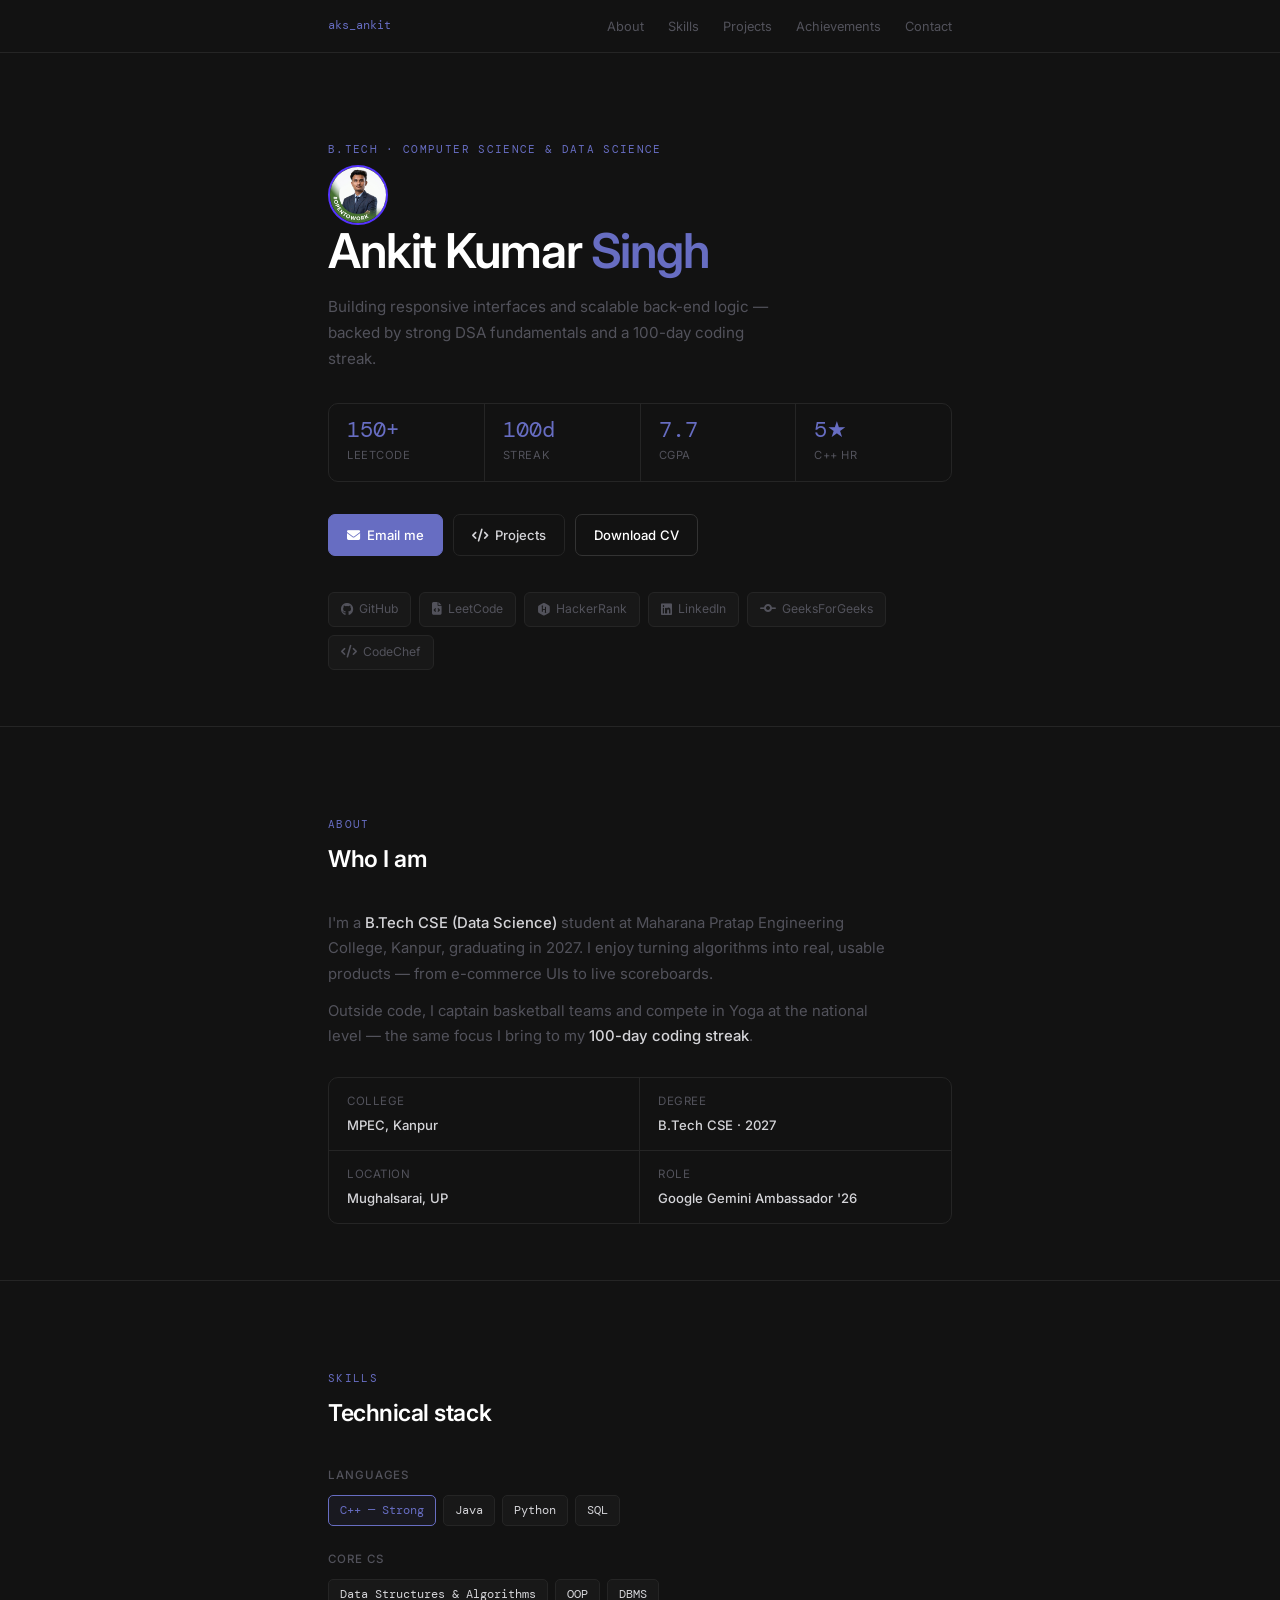
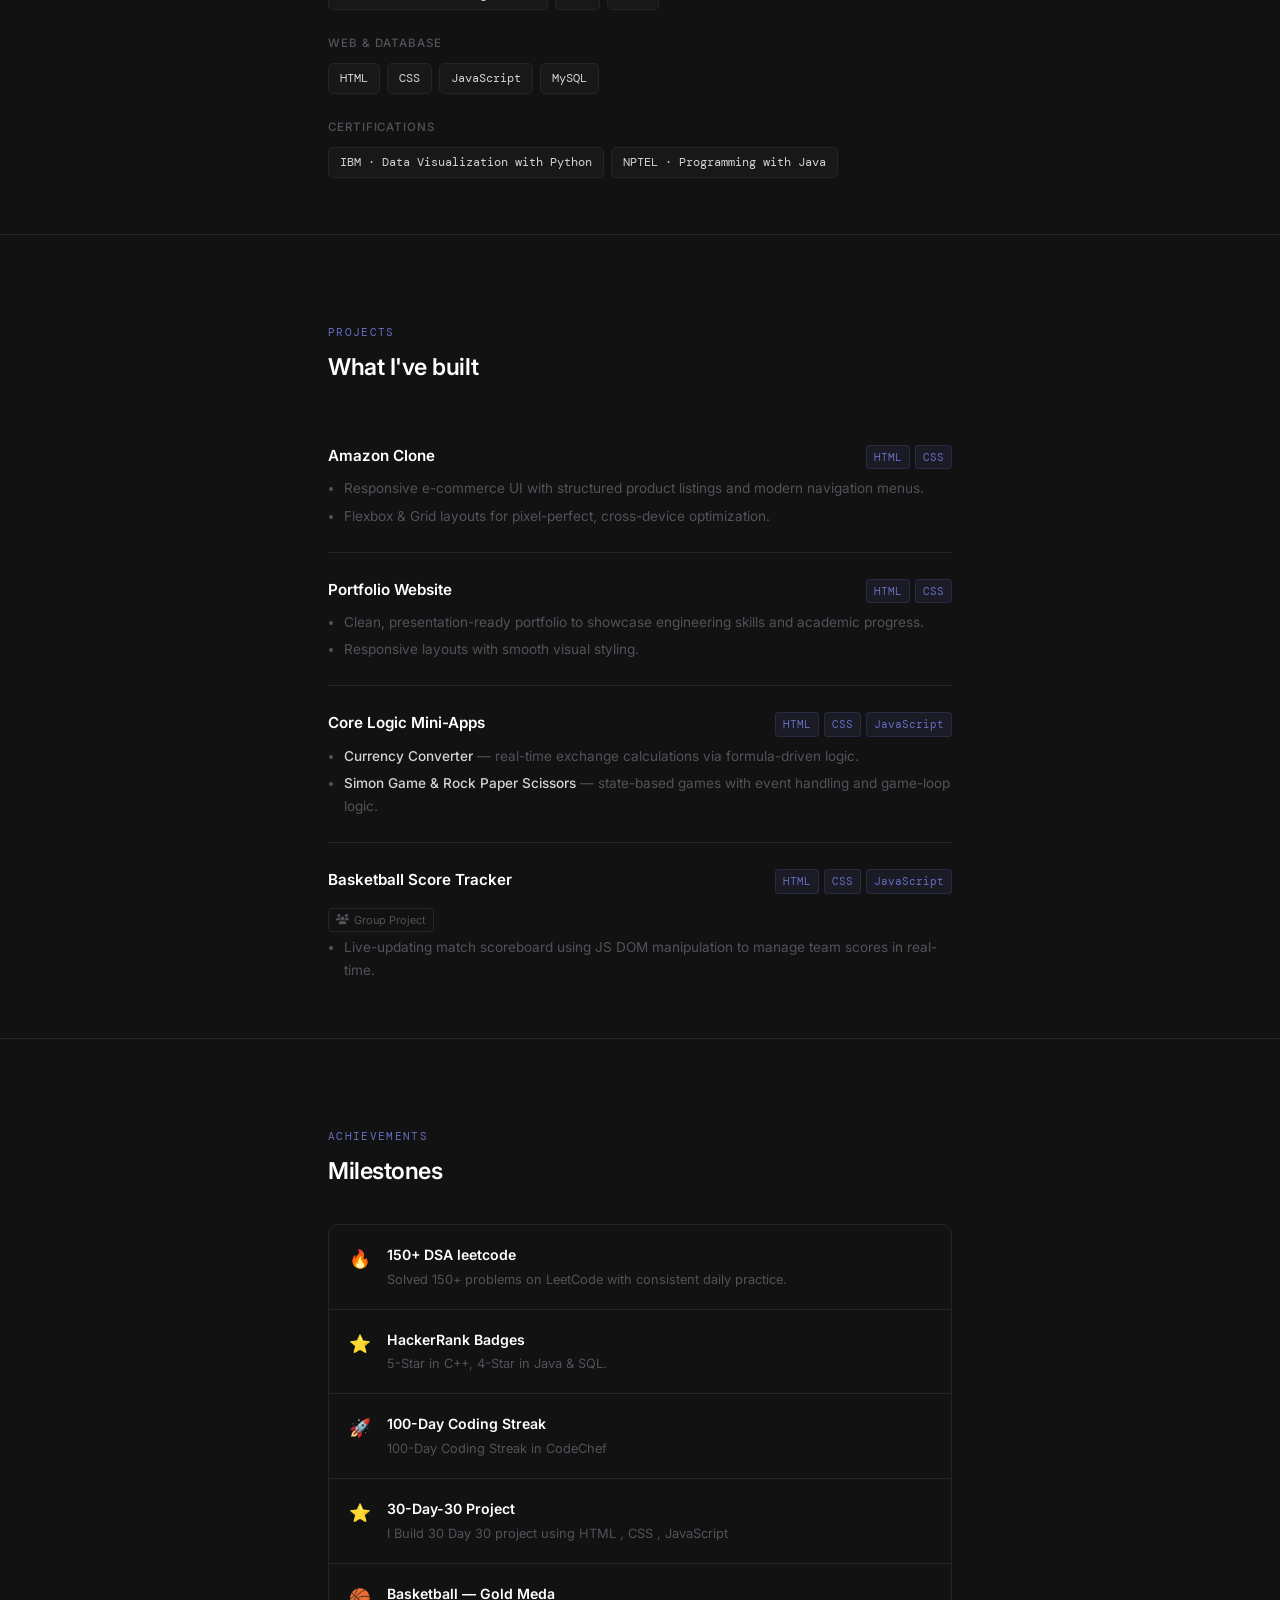
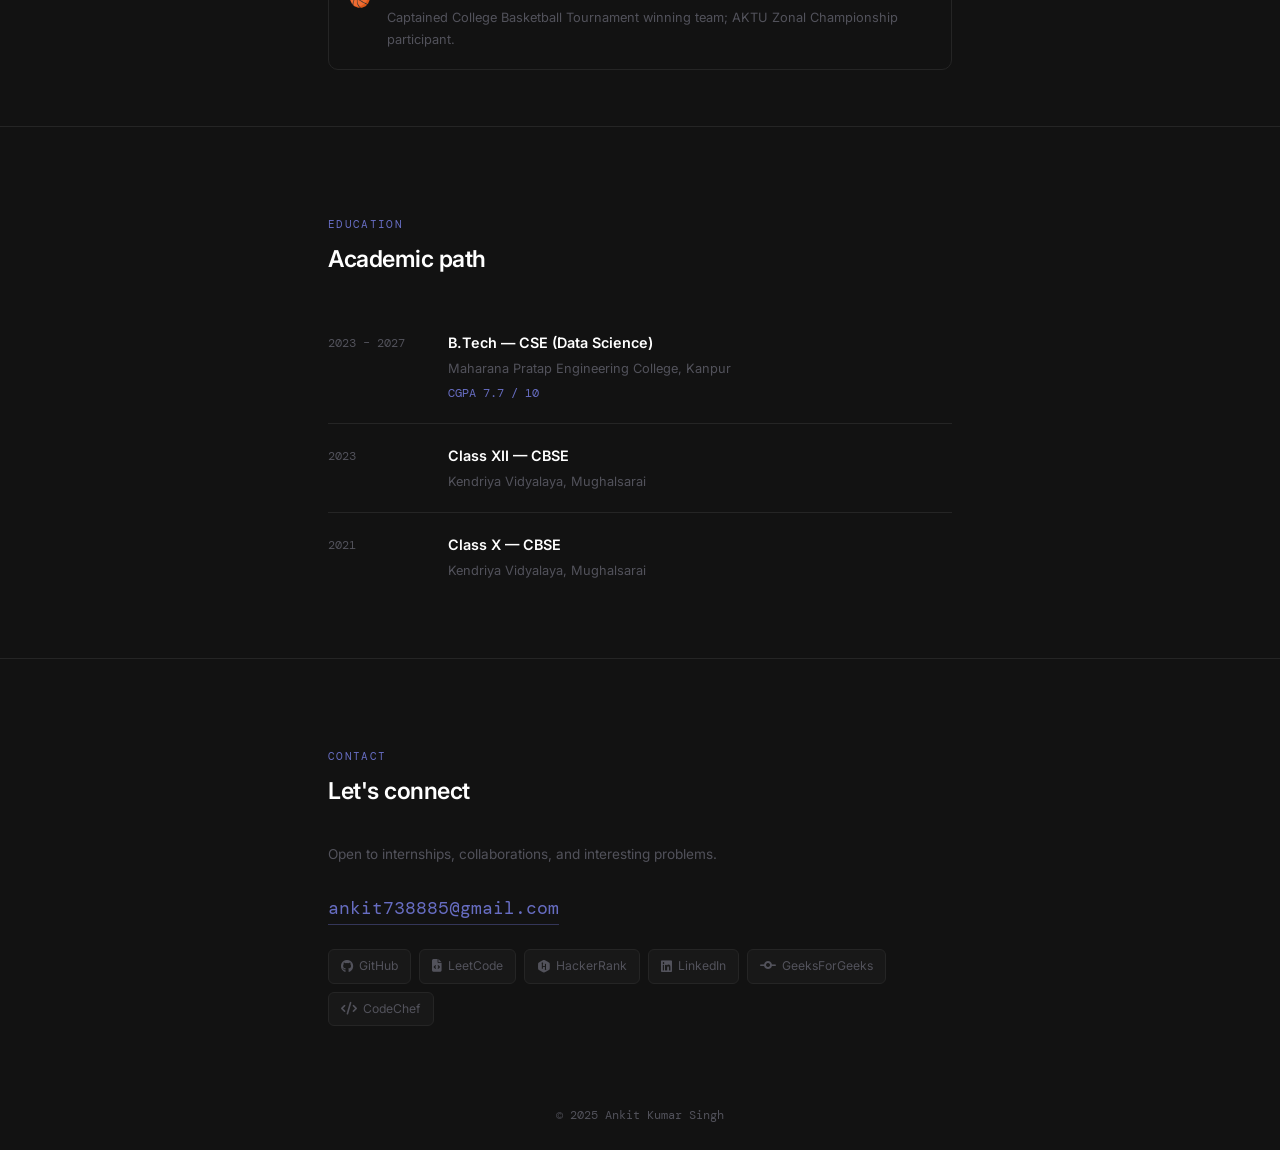
<file: index.html>
<!DOCTYPE html>
<html lang="en">
<head>
  <meta charset="UTF-8" />
  <meta name="viewport" content="width=device-width, initial-scale=1.0" />
  <title>Ankit Kumar Singh</title>
  <link rel="preconnect" href="https://fonts.googleapis.com" />
  <link rel="preconnect" href="https://fonts.gstatic.com" crossorigin />
  <link href="https://fonts.googleapis.com/css2?family=Inter:wght@300;400;500;600&family=DM+Mono:wght@400;500&display=swap" rel="stylesheet" />
  <link rel="stylesheet" href="https://cdnjs.cloudflare.com/ajax/libs/font-awesome/6.5.0/css/all.min.css" />
  <style>
    :root {
      --p:     #676dc2;
      --bg:    #121212;
      --bg2:   #181818;
      --line:  #252525;
      --text:  #d4d4d8;
      --muted: #52525b;
      --sans:  'Inter', sans-serif;
      --mono:  'DM Mono', monospace;
    }

    *, *::before, *::after { box-sizing: border-box; margin: 0; padding: 0; }
    html { scroll-behavior: smooth; }

    body {
      background: var(--bg);
      color: var(--text);
      font-family: var(--sans);
      font-size: 15px;
      line-height: 1.7;
      -webkit-font-smoothing: antialiased;
    }
    /* Container to align image and text side-by-side */
.header-container {
  display: flex;
  align-items: center; /* Centers them vertically */
  gap: 15px;           /* Adjusts spacing between photo and name */
}

/* Styling the image into a circle */
.profile-pic {
  width: 60px;          /* Adjust size as needed */
  height: 60px;         /* Must match width for a perfect circle */
  border-radius: 50%;   /* Makes the image circular */
  object-fit: cover;    /* Prevents the image from stretching */
  border: 2px solid #5533ff; /* Optional: adds a subtle border matching your theme */
}
/* Styling for the new download button */
.download-btn {
  display: inline-flex;
  align-items: center;
  padding: 10px 20px;       /* Adjust to match your other button sizes */
  background-color: transparent;   /* Dark background to contrast with the purple Email button */
  color: #fff;
  border: 1px solid #333;   
  border-radius: 8px;       /* Matches the rounded corners of your UI */
  text-decoration: none;
  font-weight: 500;
  transition: all 0.3s ease;
}

/* Hover effect */
.download-btn:hover {
     /* Lightens slightly when hovered */
  border-color: #5533ff;    /* Optional: turns the border purple on hover */
}

    /* ── thin left-border layout ── */
    .wrap {
      max-width: 680px;
      margin: 0 auto;
      padding: 0 28px;
    }

    /* ── nav ── */
    nav {
      position: fixed; top: 0; left: 0; right: 0; z-index: 99;
      background: var(--bg);
      border-bottom: 1px solid var(--line);
    }
    nav .wrap {
      display: flex; align-items: center; justify-content: space-between;
      height: 52px;
    }
    .nav-id {
      font-family: var(--mono);
      font-size: 0.78rem;
      color: var(--p);
    }
    .nav-links { display: flex; gap: 24px; list-style: none; }
    .nav-links a {
      font-size: 0.8rem; color: var(--muted);
      text-decoration: none; transition: color .18s;
    }
    .nav-links a:hover { color: var(--text); }

    /* ── sections ── */
    section { padding: 88px 0 56px; border-bottom: 1px solid var(--line); }
    section:first-of-type { padding-top: 120px; }
    section:last-of-type { border-bottom: none; }

    .s-label {
      font-family: var(--mono);
      font-size: 0.7rem;
      color: var(--p);
      letter-spacing: .12em;
      text-transform: uppercase;
      margin-bottom: 6px;
    }
    h2 {
      font-size: 1.45rem;
      font-weight: 600;
      letter-spacing: -.02em;
      color: #fff;
      margin-bottom: 32px;
    }

    /* ── hero ── */
    #hero { padding-top: 140px; }
    .h-name {
      font-size: clamp(2rem, 5vw, 3rem);
      font-weight: 600;
      letter-spacing: -.03em;
      color: #fff;
      line-height: 1.1;
      margin-bottom: 16px;
    }
    .h-name em { font-style: normal; color: var(--p); }
    .h-sub {
      font-size: 0.95rem;
      color: var(--muted);
      max-width: 460px;
      margin-bottom: 32px;
    }

    /* stats row */
    .stats {
      display: flex; gap: 0;
      border: 1px solid var(--line);
      border-radius: 10px;
      overflow: hidden;
      margin-bottom: 32px;
    }
    .stat {
      flex: 1; padding: 16px 18px;
      border-right: 1px solid var(--line);
    }
    .stat:last-child { border-right: none; }
    .stat-n {
      font-family: var(--mono);
      font-size: 1.35rem;
      color: var(--p);
      line-height: 1;
    }
    .stat-l {
      font-size: 0.7rem;
      color: var(--muted);
      margin-top: 4px;
      text-transform: uppercase;
      letter-spacing: .05em;
    }

    /* cta */
    .cta { display: flex; gap: 10px; flex-wrap: wrap; margin-bottom: 36px; }
    .btn {
      display: inline-flex; align-items: center; gap: 7px;
      padding: 9px 18px; border-radius: 7px;
      font-size: 0.82rem; font-weight: 500;
      text-decoration: none; transition: all .18s; cursor: pointer;
    }
    .btn-p { background: var(--p); color: #fff; border: 1px solid var(--p); }
    .btn-p:hover { opacity: .85; }
    .btn-g { background: transparent; color: var(--text); border: 1px solid var(--line); }
    .btn-g:hover { border-color: var(--p); color: var(--p); }

    /* socials */
    .socials { display: flex; flex-wrap: wrap; gap: 8px; }
    .socials a {
      display: inline-flex; align-items: center; gap: 6px;
      padding: 6px 12px; border-radius: 6px;
      background: var(--bg2); border: 1px solid var(--line);
      font-size: 0.76rem; color: var(--muted);
      text-decoration: none; transition: all .18s;
    }
    .socials a:hover { color: var(--p); border-color: var(--p); }
    .socials a i { font-size: 0.8rem; }

    /* ── about ── */
    .about-text { color: var(--muted); font-size: 0.93rem; max-width: 560px; }
    .about-text + .about-text { margin-top: 12px; }
    .about-text strong { color: var(--text); font-weight: 500; }

    .info-grid {
      display: grid; grid-template-columns: 1fr 1fr;
      gap: 0; border: 1px solid var(--line);
      border-radius: 10px; overflow: hidden;
      margin-top: 28px;
    }
    .info-item {
      padding: 14px 18px;
      border-right: 1px solid var(--line);
      border-bottom: 1px solid var(--line);
      font-size: 0.82rem;
    }
    .info-item:nth-child(2n) { border-right: none; }
    .info-item:nth-last-child(-n+2) { border-bottom: none; }
    .info-item .ik { color: var(--muted); font-size: 0.72rem; margin-bottom: 2px; text-transform: uppercase; letter-spacing: .05em; }
    .info-item .iv { color: var(--text); font-weight: 500; }

    /* ── skills ── */
    .skill-group { margin-bottom: 24px; }
    .skill-group:last-child { margin-bottom: 0; }
    .skill-group h4 {
      font-size: 0.72rem; font-weight: 500;
      color: var(--muted); text-transform: uppercase;
      letter-spacing: .08em; margin-bottom: 10px;
    }
    .pill-row { display: flex; flex-wrap: wrap; gap: 7px; }
    .pill {
      font-family: var(--mono);
      font-size: 0.75rem; padding: 4px 11px;
      border-radius: 5px; border: 1px solid var(--line);
      color: var(--text); background: var(--bg2);
    }
    .pill.hi { border-color: var(--p); color: var(--p); background: rgba(103,109,194,.08); }

    /* ── projects ── */
    .project {
      padding: 24px 0;
      border-bottom: 1px solid var(--line);
    }
    .project:first-child { padding-top: 0; }
    .project:last-child { border-bottom: none; padding-bottom: 0; }
    .project-top { display: flex; align-items: baseline; justify-content: space-between; gap: 12px; margin-bottom: 8px; }
    .project-name { font-size: 0.95rem; font-weight: 600; color: #fff; }
    .stack { display: flex; gap: 5px; flex-wrap: wrap; }
    .stack span {
      font-family: var(--mono); font-size: 0.68rem;
      padding: 2px 7px; border-radius: 4px;
      background: rgba(103,109,194,.1); color: var(--p);
      border: 1px solid rgba(103,109,194,.2);
    }
    .project ul { padding-left: 16px; }
    .project li { font-size: 0.85rem; color: var(--muted); margin-top: 4px; }
    .project li strong { color: var(--text); font-weight: 500; }
    .badge-group {
      display: inline-flex; align-items: center; gap: 5px;
      font-size: 0.68rem; color: var(--muted);
      border: 1px solid var(--line); border-radius: 4px;
      padding: 2px 7px; margin-top: 6px;
    }

    /* ── achievements ── */
    .achieve-list { display: flex; flex-direction: column; gap: 0; border: 1px solid var(--line); border-radius: 10px; overflow: hidden; }
    .achieve-item {
      display: flex; gap: 16px; align-items: flex-start;
      padding: 18px 20px;
      border-bottom: 1px solid var(--line);
      transition: background .18s;
    }
    .achieve-item:last-child { border-bottom: none; }
    .achieve-item:hover { background: var(--bg2); }
    .a-icon { font-size: 1.1rem; flex-shrink: 0; margin-top: 1px; }
    .a-body h4 { font-size: 0.88rem; font-weight: 600; color: #fff; margin-bottom: 2px; }
    .a-body p { font-size: 0.8rem; color: var(--muted); }

    /* ── education ── */
    .edu-list { display: flex; flex-direction: column; gap: 0; }
    .edu-item {
      display: grid; grid-template-columns: 100px 1fr;
      gap: 20px; padding: 20px 0;
      border-bottom: 1px solid var(--line);
    }
    .edu-item:last-child { border-bottom: none; }
    .edu-year { font-family: var(--mono); font-size: 0.75rem; color: var(--muted); padding-top: 2px; }
    .edu-body h4 { font-size: 0.9rem; font-weight: 600; color: #fff; margin-bottom: 2px; }
    .edu-body p { font-size: 0.8rem; color: var(--muted); }
    .edu-body .cgpa { font-family: var(--mono); font-size: 0.75rem; color: var(--p); margin-top: 3px; }

    /* ── contact ── */
    #contact { text-align: left; }
    .contact-email {
      font-family: var(--mono);
      font-size: 1.1rem;
      color: var(--p);
      text-decoration: none;
      display: inline-block;
      margin-bottom: 24px;
      border-bottom: 1px solid rgba(103,109,194,.4);
    }
    .contact-note { font-size: 0.85rem; color: var(--muted); margin-bottom: 28px; max-width: 400px; }

    /* ── footer ── */
    footer {
      padding: 24px 0;
      font-family: var(--mono);
      font-size: 0.72rem;
      color: var(--muted);
      text-align: center;
    }

    /* ── reveal ── */
    .r { opacity: 0; transform: translateY(16px); transition: opacity .4s ease, transform .4s ease; }
    .r.in { opacity: 1; transform: none; }

    @media (max-width: 600px) {
      .stats { flex-wrap: wrap; }
      .stat { border-right: none; border-bottom: 1px solid var(--line); }
      .stat:last-child { border-bottom: none; }
      .info-grid { grid-template-columns: 1fr; }
      .info-item { border-right: none !important; }
      .edu-item { grid-template-columns: 1fr; gap: 4px; }
      .nav-links { display: none; }
    }
  </style>
</head>
<body>

<nav>
  <div class="wrap">
    <span class="nav-id">aks_ankit</span>
    <ul class="nav-links">
      <li><a href="#about">About</a></li>
      <li><a href="#skills">Skills</a></li>
      <li><a href="#projects">Projects</a></li>
      <li><a href="#achievements">Achievements</a></li>
      <li><a href="#contact">Contact</a></li>
    </ul>
  </div>
</nav>

<!-- Hero -->
<section id="hero">
  <div class="wrap">
    <p class="s-label r">B.Tech · Computer Science & Data Science</p>
    <div class="header-container">
  <img src="ankitdp.jpg" alt="Ankit Kumar Singh" class="profile-pic">
</div>
    <h1 class="h-name r">Ankit Kumar <em>Singh</em></h1>
    <p class="h-sub r">Building responsive interfaces and scalable back-end logic —
      backed by strong DSA fundamentals and a 100-day coding streak.</p>

    <div class="stats r">
      <div class="stat"><div class="stat-n">150+</div><div class="stat-l">LeetCode</div></div>
      <div class="stat"><div class="stat-n">100d</div><div class="stat-l">Streak</div></div>
      <div class="stat"><div class="stat-n">7.7</div><div class="stat-l">CGPA</div></div>
      <div class="stat"><div class="stat-n">5★</div><div class="stat-l">C++ HR</div></div>
    </div>

    <div class="cta r">
      <a href="mailto:ankit738885@gmail.com" class="btn btn-p"><i class="fa-solid fa-envelope"></i> Email me</a>
      <a href="#projects" class="btn btn-g"><i class="fa-solid fa-code"></i> Projects</a>
      <a href="ANKIT CV.pdf" download="Ankit_Kumar_Singh_Resume.pdf" class="btn download-btn">
  Download CV
</a>
    </div>

    <div class="socials r">
      <a href="https://github.com/aksankit2005" target="_blank" rel="noopener"><i class="fa-brands fa-github"></i> GitHub</a>
      <a href="https://leetcode.com/u/aks_ankit/" target="_blank" rel="noopener"><i class="fa-solid fa-file-code"></i> LeetCode</a>
      <a href="https://www.hackerrank.com/profile/ankit738885" target="_blank" rel="noopener"><i class="fa-brands fa-hackerrank"></i> HackerRank</a>
      <a href="https://www.linkedin.com/in/ankit-kumar-singh-a7433b328/" target="_blank" rel="noopener"><i class="fa-brands fa-linkedin"></i> LinkedIn</a>
      <a href="https://www.geeksforgeeks.org/profile/ankit7zcvf" target="_blank" rel="noopener"><i class="fa-solid fa-code-commit"></i> GeeksForGeeks</a>
      <a href="https://www.codechef.com/users/aks_ankit" target="_blank" rel="noopener"><i class="fa-solid fa-code"></i> CodeChef</a>
    </div>
  </div>
  
</section>

<!-- About -->
<section id="about">
  <div class="wrap">
    <p class="s-label r">About</p>
    <h2 class="r">Who I am</h2>

    <p class="about-text r">
      I'm a <strong>B.Tech CSE (Data Science)</strong> student at Maharana Pratap Engineering College, Kanpur, graduating in 2027.
      I enjoy turning algorithms into real, usable products — from e-commerce UIs to live scoreboards.
    </p>
    <p class="about-text r">
      Outside code, I captain basketball teams and compete in Yoga at the national level —
      the same focus I bring to my <strong>100-day coding streak</strong>.
    </p>

    <div class="info-grid r">
      <div class="info-item"><div class="ik">College</div><div class="iv">MPEC, Kanpur</div></div>
      <div class="info-item"><div class="ik">Degree</div><div class="iv">B.Tech CSE · 2027</div></div>
      <div class="info-item"><div class="ik">Location</div><div class="iv">Mughalsarai, UP</div></div>
      <div class="info-item"><div class="ik">Role</div><div class="iv">Google Gemini Ambassador '26</div></div>
    </div>
  </div>
</section>

<!-- Skills -->
<section id="skills">
  <div class="wrap">
    <p class="s-label r">Skills</p>
    <h2 class="r">Technical stack</h2>

    <div class="skill-group r">
      <h4>Languages</h4>
      <div class="pill-row">
        <span class="pill hi">C++ — Strong</span>
        <span class="pill">Java</span>
        <span class="pill">Python</span>
        <span class="pill">SQL</span>
      </div>
    </div>

    <div class="skill-group r">
      <h4>Core CS</h4>
      <div class="pill-row">
        <span class="pill">Data Structures & Algorithms</span>
        <span class="pill">OOP</span>
        <span class="pill">DBMS</span>
      </div>
    </div>

    <div class="skill-group r">
      <h4>Web & Database</h4>
      <div class="pill-row">
        <span class="pill">HTML</span>
        <span class="pill">CSS</span>
        <span class="pill">JavaScript</span>
        <span class="pill">MySQL</span>
      </div>
    </div>

    <div class="skill-group r">
      <h4>Certifications</h4>
      <div class="pill-row">
        <span class="pill">IBM · Data Visualization with Python</span>
        <span class="pill">NPTEL · Programming with Java</span>
      </div>
    </div>
  </div>
</section>

<!-- Projects -->
<section id="projects">
  <div class="wrap">
    <p class="s-label r">Projects</p>
    <h2 class="r">What I've built</h2>

    <div class="project r">
      <div class="project-top">
        <span class="project-name">Amazon Clone</span>
        <div class="stack"><span>HTML</span><span>CSS</span></div>
      </div>
      <ul>
        <li>Responsive e-commerce UI with structured product listings and modern navigation menus.</li>
        <li>Flexbox & Grid layouts for pixel-perfect, cross-device optimization.</li>
      </ul>
    </div>

    <div class="project r">
      <div class="project-top">
        <span class="project-name">Portfolio Website</span>
        <div class="stack"><span>HTML</span><span>CSS</span></div>
      </div>
      <ul>
        <li>Clean, presentation-ready portfolio to showcase engineering skills and academic progress.</li>
        <li>Responsive layouts with smooth visual styling.</li>
      </ul>
    </div>
    

    <div class="project r">
      <div class="project-top">
        <span class="project-name">Core Logic Mini-Apps</span>
        <div class="stack"><span>HTML</span><span>CSS</span><span>JavaScript</span></div>
      </div>
      <ul>
        <li><strong>Currency Converter</strong> — real-time exchange calculations via formula-driven logic.</li>
        <li><strong>Simon Game & Rock Paper Scissors</strong> — state-based games with event handling and game-loop logic.</li>
      </ul>
    </div>

    <div class="project r">
      <div class="project-top">
        <span class="project-name">Basketball Score Tracker</span>
        <div class="stack"><span>HTML</span><span>CSS</span><span>JavaScript</span></div>
      </div>
      <div class="badge-group"><i class="fa-solid fa-users" style="font-size:.65rem"></i> Group Project</div>
      <ul>
        <li>Live-updating match scoreboard using JS DOM manipulation to manage team scores in real-time.</li>
      </ul>
    </div>
  </div>
</section>

<!-- Achievements -->
<section id="achievements">
  <div class="wrap">
    <p class="s-label r">Achievements</p>
    <h2 class="r">Milestones</h2>

    <div class="achieve-list r">
      <div class="achieve-item">
        <div class="a-icon">🔥</div>
        <div class="a-body">
          <h4>150+ DSA leetcode</h4>
          <p>Solved 150+ problems on LeetCode with consistent daily practice.</p>
        </div>
      </div>
      <div class="achieve-item">
        <div class="a-icon">⭐</div>
        <div class="a-body">
          <h4>HackerRank Badges</h4>
          <p>5-Star in C++, 4-Star in Java & SQL.</p>
        </div>
      </div>
      <div class="achieve-item">
        <div class="a-icon">🚀</div>
        <div class="a-body">
          <h4>100-Day Coding Streak</h4>
          <p>100-Day Coding Streak in CodeChef</p>
        </div>
      </div>
      <div class="achieve-item">
        <div class="a-icon">⭐</div>
        <div class="a-body">
          <h4>30-Day-30 Project</h4>
          <p>I Build 30 Day 30 project using HTML , CSS , JavaScript </p>
        </div>
      </div>
      <div class="achieve-item">
        <div class="a-icon">🏀</div>
        <div class="a-body">
          <h4>Basketball — Gold Meda</h4>
          <p>Captained College Basketball Tournament winning team; AKTU Zonal Championship participant.</p>
        </div>
      </div>
    </div>
  </div>
</section>

<!-- Education -->
<section id="education">
  <div class="wrap">
    <p class="s-label r">Education</p>
    <h2 class="r">Academic path</h2>

    <div class="edu-list">
      <div class="edu-item r">
        <div class="edu-year">2023 – 2027</div>
        <div class="edu-body">
          <h4>B.Tech — CSE (Data Science)</h4>
          <p>Maharana Pratap Engineering College, Kanpur</p>
          <p class="cgpa">CGPA 7.7 / 10</p>
        </div>
      </div>
      <div class="edu-item r">
        <div class="edu-year">2023</div>
        <div class="edu-body">
          <h4>Class XII — CBSE</h4>
          <p>Kendriya Vidyalaya, Mughalsarai</p>
        </div>
      </div>
      <div class="edu-item r">
        <div class="edu-year">2021</div>
        <div class="edu-body">
          <h4>Class X — CBSE</h4>
          <p>Kendriya Vidyalaya, Mughalsarai</p>
        </div>
      </div>
    </div>
  </div>
</section>

<!-- Contact -->
<section id="contact">
  <div class="wrap">
    <p class="s-label r">Contact</p>
    <h2 class="r">Let's connect</h2>
    <p class="contact-note r">Open to internships, collaborations, and interesting problems.</p>
    <a href="mailto:ankit738885@gmail.com" class="contact-email r">ankit738885@gmail.com</a>

    <div class="socials r">
      <a href="https://github.com/aksankit2005" target="_blank" rel="noopener"><i class="fa-brands fa-github"></i> GitHub</a>
      <a href="https://leetcode.com/u/aks_ankit/" target="_blank" rel="noopener"><i class="fa-solid fa-file-code"></i> LeetCode</a>
      <a href="https://www.hackerrank.com/profile/ankit738885" target="_blank" rel="noopener"><i class="fa-brands fa-hackerrank"></i> HackerRank</a>
      <a href="https://www.linkedin.com/in/ankit-kumar-singh-a7433b328/" target="_blank" rel="noopener"><i class="fa-brands fa-linkedin"></i> LinkedIn</a>
      <a href="https://www.geeksforgeeks.org/profile/ankit7zcvf" target="_blank" rel="noopener"><i class="fa-solid fa-code-commit"></i> GeeksForGeeks</a>
      <a href="https://www.codechef.com/users/aks_ankit" target="_blank" rel="noopener"><i class="fa-solid fa-code"></i> CodeChef</a>
    </div>
  </div>
</section>

<footer>© 2025 Ankit Kumar Singh</footer>

<script>
  const els = document.querySelectorAll('.r');
  const io = new IntersectionObserver(entries => {
    entries.forEach(e => { if (e.isIntersecting) { e.target.classList.add('in'); io.unobserve(e.target); } });
  }, { threshold: 0.1 });
  els.forEach(el => io.observe(el));
</script>
</body>
</html>
</file>
